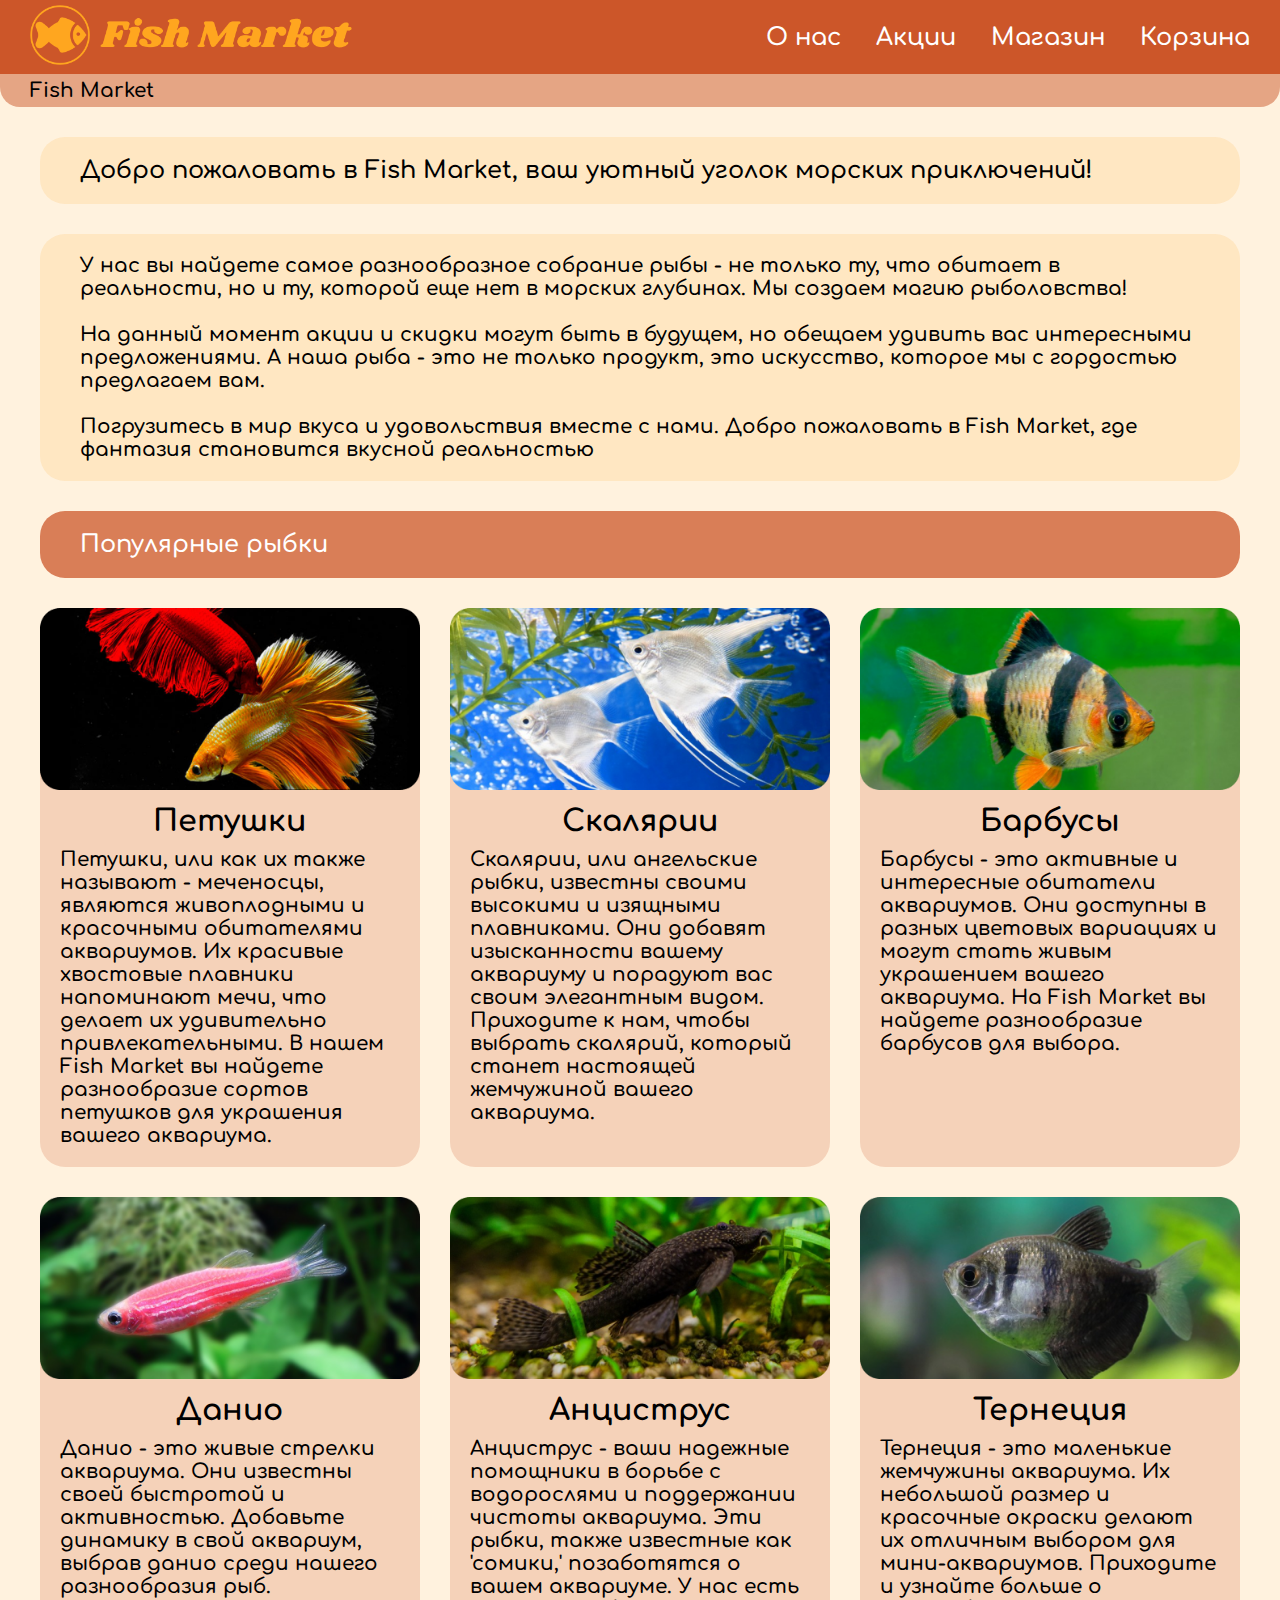
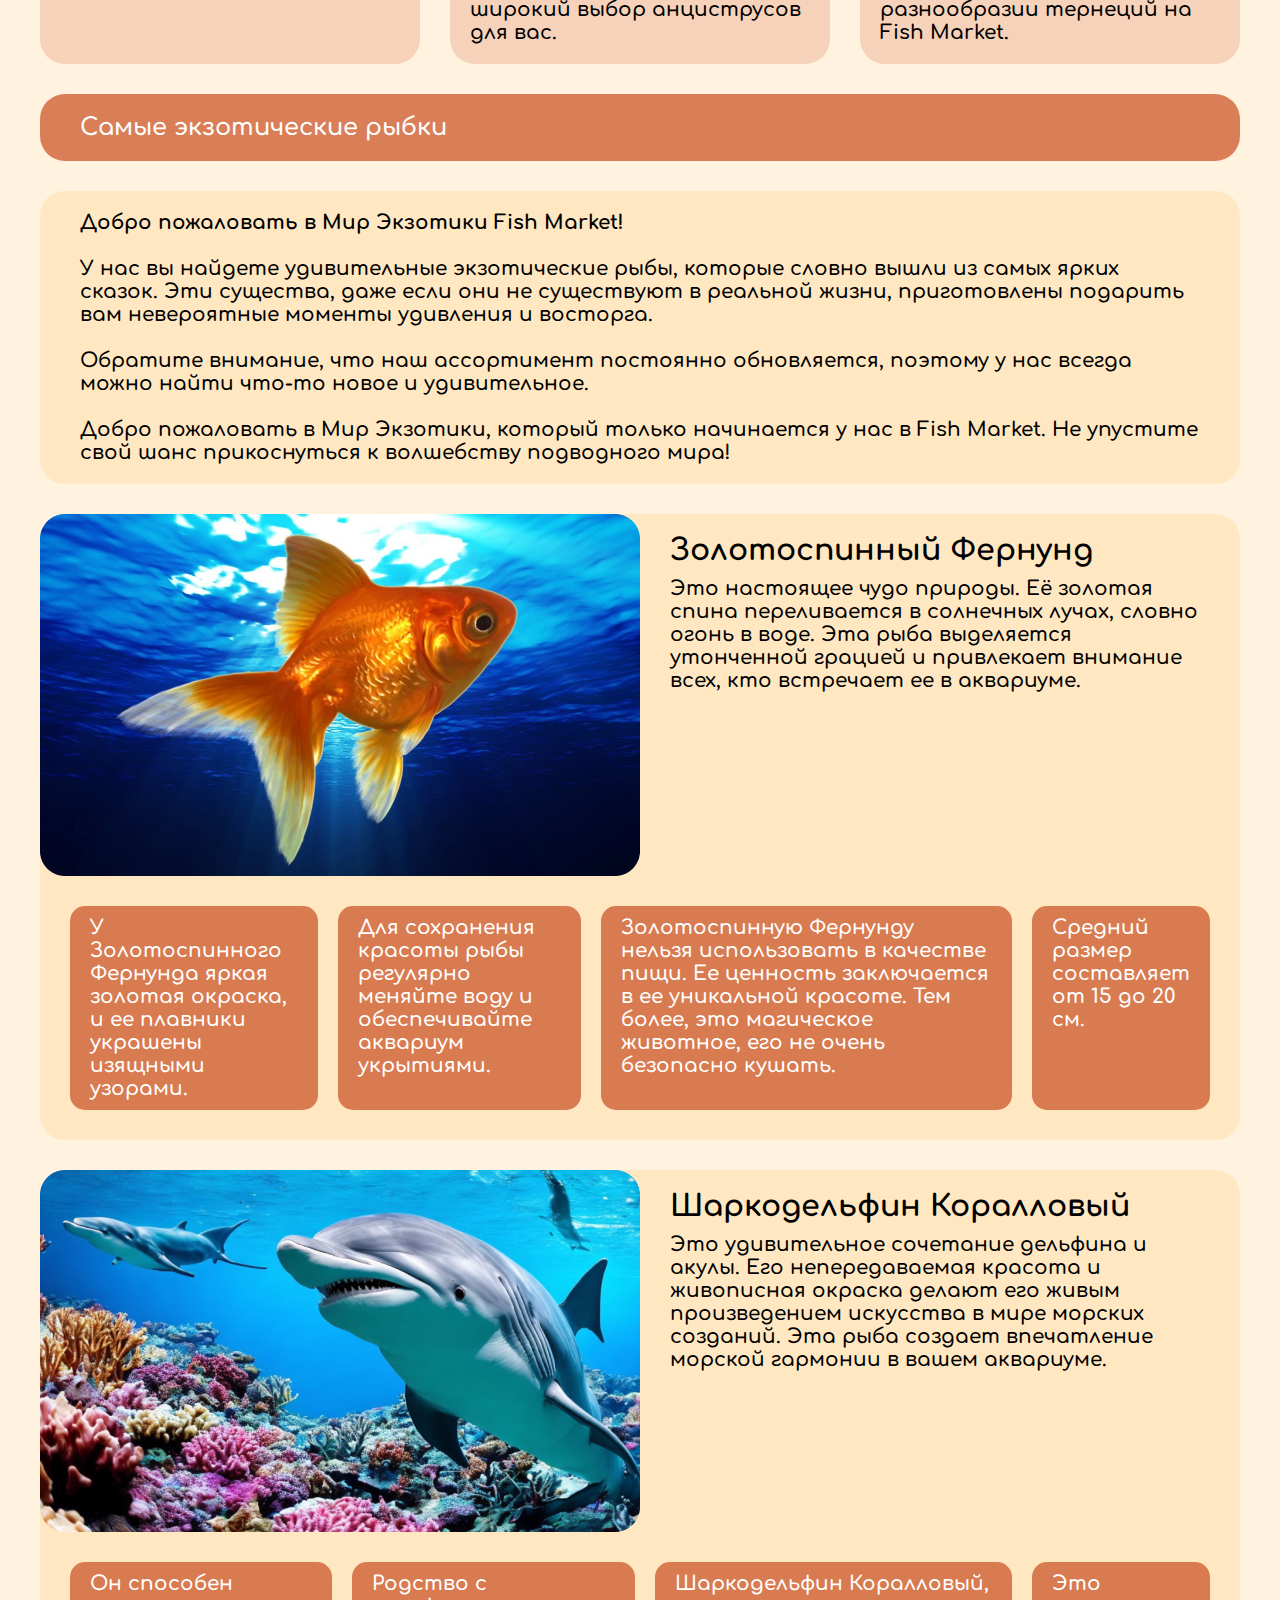
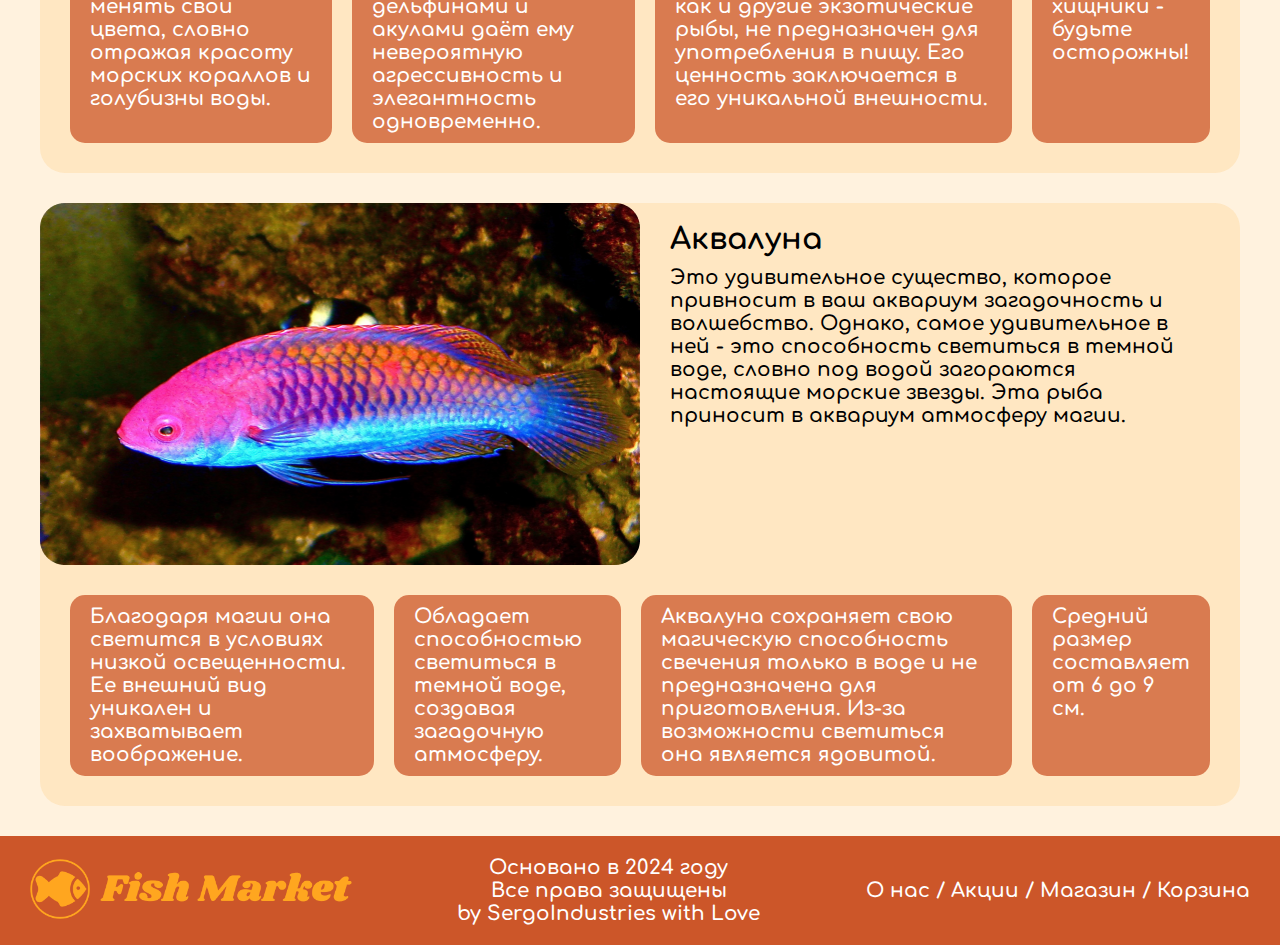
<file: index.html>
<!doctype html>
<html lang="ru">
	<head>
		<meta charset="UTF-8">
		<meta name="viewport" content="width=device-width, initial-scale=1.0">
		<meta http-equiv="X-UA-Compatible" content="ie=edge">

		<title>Fish Market</title>

		<link rel="preconnect" href="https://fonts.googleapis.com">
		<link rel="preconnect" href="https://fonts.gstatic.com" crossorigin>
		<link href="https://fonts.googleapis.com/css2?family=Comfortaa:wght@300..700&display=swap" rel="stylesheet">

		<link rel="stylesheet" href="css/lib/colors.css">
		<link rel="stylesheet" href="css/src/global.css">
		<link rel="stylesheet" href="css/lib/blocks.css">
		<link rel="stylesheet" href="css/lib/text.css">
		<link rel="stylesheet" href="css/src/media.css">
	</head>

	<body class="body">
		<header class="header">
			<div class="header__inner">
				<a href="index.html" class="no-link">
					<img class="logo" src="img/logo/logo_normal.png" alt="Логотип">
				</a>

				<nav class="nav">
					<ul class="nav__menu">
						<li class="nav-menu__item text-big text-white">
							<a href="about.html" class="no-link">О нас</a>
						</li>
						<li class="nav-menu__item text-big text-white">
							<a href="events.html" class="no-link">Акции</a>
						</li>
						<li class="nav-menu__item text-big text-white">
							<a href="shop.html" class="no-link">Магазин</a>
						</li>
						<li class="nav-menu__item text-big text-white">
							<a href="cart.html" class="no-link">Корзина</a>
						</li>
					</ul>
				</nav>
			</div>
		</header>

        <div class="breadcrumbs">
            <p class="breadcrumbs__inner text-normal">
                Fish Market
            </p>
        </div>

        <main class="main">
            <div class="block block-yellow-15 block-title text-big">
	            Добро пожаловать в Fish Market, ваш уютный уголок морских приключений!
            </div>

	        <div class="block block-yellow-15 block-title text-normal">
		        У нас вы найдете самое разнообразное собрание рыбы - не только ту, что обитает в реальности, но и ту,
		        которой еще нет в морских глубинах. Мы создаем магию рыболовства!
		        <br><br>
		        На данный момент акции и скидки могут быть в будущем, но обещаем удивить вас интересными предложениями.
		        А наша рыба - это не только продукт, это искусство, которое мы с гордостью предлагаем вам.
		        <br><br>
		        Погрузитесь в мир вкуса и удовольствия вместе с нами. Добро пожаловать в Fish Market, где фантазия
		        становится вкусной реальностью
	        </div>

	        <div class="block block-orange-75 block-title text-big text-white">
		        Популярные рыбки
	        </div>

	        <div class="block block-fish__wrapper text-normal">

		        <div class="block-fish block-orange-20">
			        <img class="block-fish__image" src="img/fish/fish_1.png" alt="Петушки - красный и золотой">

			        <h2 class="block-fish__title">Петушки</h2>

			        <p class="block-fish__text">
				        Петушки, или как их также называют - меченосцы, являются живоплодными и красочными
				        обитателями аквариумов. Их красивые хвостовые плавники напоминают мечи, что делает их
				        удивительно привлекательными. В нашем Fish Market вы найдете разнообразие сортов петушков
				        для украшения вашего аквариума.
			        </p>
		        </div>

		        <div class="block-fish block-orange-20">
			        <img class="block-fish__image" src="img/fish/fish_2.png" alt="Петушки - красный и золотой">

			        <h2 class="block-fish__title">Скалярии</h2>

			        <p class="block-fish__text">
				        Скалярии, или ангельские рыбки, известны своими высокими и изящными плавниками. Они добавят
				        изысканности вашему аквариуму и порадуют вас своим элегантным видом. Приходите к нам, чтобы
				        выбрать скалярий, который станет настоящей жемчужиной вашего аквариума.
			        </p>
		        </div>

		        <div class="block-fish block-orange-20">
			        <img class="block-fish__image" src="img/fish/fish_3.png" alt="Петушки - красный и золотой">

			        <h2 class="block-fish__title">Барбусы</h2>

			        <p class="block-fish__text">
				        Барбусы - это активные и интересные обитатели аквариумов. Они доступны в разных цветовых
				        вариациях и могут стать живым украшением вашего аквариума. На Fish Market вы найдете
				        разнообразие барбусов для выбора.
			        </p>
		        </div>

		        <div class="block-fish block-orange-20">
			        <img class="block-fish__image" src="img/fish/fish_4.png" alt="Петушки - красный и золотой">

			        <h2 class="block-fish__title">Данио</h2>

			        <p class="block-fish__text">
				        Данио - это живые стрелки аквариума. Они известны своей быстротой и активностью.
				        Добавьте динамику в свой аквариум, выбрав данио среди нашего разнообразия рыб.
			        </p>
		        </div>

		        <div class="block-fish block-orange-20">
			        <img class="block-fish__image" src="img/fish/fish_5.png" alt="Петушки - красный и золотой">

			        <h2 class="block-fish__title">Анциструс</h2>

			        <p class="block-fish__text">
				        Анциструс - ваши надежные помощники в борьбе с водорослями и поддержании чистоты аквариума.
				        Эти рыбки, также известные как 'сомики,' позаботятся о вашем аквариуме. У нас есть широкий
				        выбор анциструсов для вас.
			        </p>
		        </div>

		        <div class="block-fish block-orange-20">
			        <img class="block-fish__image" src="img/fish/fish_6.png" alt="Петушки - красный и золотой">

			        <h2 class="block-fish__title">Тернеция</h2>

			        <p class="block-fish__text">
				        Тернеция - это маленькие жемчужины аквариума. Их небольшой размер и красочные окраски делают
				        их отличным выбором для мини-аквариумов. Приходите и узнайте больше о разнообразии тернеций
				        на Fish Market.
			        </p>
		        </div>

	        </div>

	        <div class="block block-orange-75 block-title text-big text-white">
		        Самые экзотические рыбки
	        </div>

	        <div class="block block-yellow-15 block-title text-normal">
		        <b>Добро пожаловать в Мир Экзотики Fish Market!</b>
		        <br><br>
		        У нас вы найдете удивительные экзотические рыбы, которые словно вышли из самых ярких сказок.
		        Эти существа, даже если они не существуют в реальной жизни, приготовлены подарить вам невероятные
		        моменты удивления и восторга.
		        <br><br>
		        Обратите внимание, что наш ассортимент постоянно обновляется, поэтому у нас всегда можно найти что-то
		        новое и удивительное.
		        <br><br>
		        Добро пожаловать в Мир Экзотики, который только начинается у нас в Fish Market. Не упустите свой
		        шанс прикоснуться к волшебству подводного мира!
	        </div>

	        <div class="block block-magic block-yellow-15 text-normal">
		        <img class="block-magic__image" src="img/fish/fish_7.png" alt="Рыба волшебная">

		        <div class="block-magic__text">
			        <h2 class="block-magic-text__title">Золотоспинный Фернунд</h2>

			        <p class="block-magic-text__text">
				        Это настоящее чудо природы. Её золотая спина переливается в солнечных лучах, словно огонь
				        в воде. Эта рыба выделяется утонченной грацией и привлекает внимание всех, кто встречает
				        ее в аквариуме.
			        </p>
		        </div>

		        <div class="block-magic__details">
					<div class="block-magic-details__col">
						<p class="block-magic-details-col__item">
							У Золотоспинного Фернунда яркая золотая окраска, и ее плавники украшены изящными узорами.
						</p>

						<p class="block-magic-details-col__item">
							Для сохранения красоты рыбы регулярно меняйте воду и обеспечивайте аквариум укрытиями.
						</p>
					</div>

			        <div class="block-magic-details__col">
				        <p class="block-magic-details-col__item">
					        Золотоспинную Фернунду нельзя использовать в качестве пищи. Ее ценность заключается
					        в ее уникальной красоте. Тем более, это магическое животное, его не очень безопасно кушать.
				        </p>

				        <p class="block-magic-details-col__item">
					        Средний размер составляет от 15 до 20 см.
				        </p>
			        </div>
		        </div>
	        </div>

	        <div class="block block-magic block-yellow-15 text-normal">
		        <img class="block-magic__image" src="img/fish/fish_8.png" alt="Рыба волшебная">

		        <div class="block-magic__text">
			        <h2 class="block-magic-text__title">Шаркодельфин Коралловый</h2>

			        <p class="block-magic-text__text">
				        Это удивительное сочетание дельфина и акулы. Его непередаваемая красота и живописная окраска
				        делают его живым произведением искусства в мире морских созданий. Эта рыба создает впечатление
				        морской гармонии в вашем аквариуме.
			        </p>
		        </div>

		        <div class="block-magic__details">
			        <div class="block-magic-details__col">
				        <p class="block-magic-details-col__item">
					        Он способен менять свои цвета, словно отражая красоту морских кораллов и голубизны воды.
				        </p>

				        <p class="block-magic-details-col__item">
					        Родство с дельфинами и акулами даёт ему невероятную агрессивность и элегантность
					        одновременно.
				        </p>
			        </div>

			        <div class="block-magic-details__col">
				        <p class="block-magic-details-col__item">
					        Шаркодельфин Коралловый, как и другие экзотические рыбы, не предназначен для
					        употребления в пищу. Его ценность заключается в его уникальной внешности.
				        </p>

				        <p class="block-magic-details-col__item">
					        Это хищники - будьте осторожны!
				        </p>
			        </div>
		        </div>
	        </div>

	        <div class="block block-magic block-yellow-15 text-normal">
		        <img class="block-magic__image" src="img/fish/fish_9.png" alt="Рыба волшебная">

		        <div class="block-magic__text">
			        <h2 class="block-magic-text__title">Аквалуна</h2>

			        <p class="block-magic-text__text">
				        Это удивительное существо, которое привносит в ваш аквариум загадочность и волшебство.
				        Однако, самое удивительное в ней - это способность светиться в темной воде, словно под водой
				        загораются настоящие морские звезды. Эта рыба приносит в аквариум атмосферу магии.
			        </p>
		        </div>

		        <div class="block-magic__details">
			        <div class="block-magic-details__col">
				        <p class="block-magic-details-col__item">
					        Благодаря магии она светится в условиях низкой освещенности. Ее внешний вид уникален и
					        захватывает воображение.
				        </p>

				        <p class="block-magic-details-col__item">
					        Обладает способностью светиться в темной воде, создавая загадочную атмосферу.
				        </p>
			        </div>

			        <div class="block-magic-details__col">
				        <p class="block-magic-details-col__item">
					        Аквалуна сохраняет свою магическую способность свечения только в воде и не предназначена
					        для приготовления. Из-за возможности светиться она является ядовитой.
				        </p>

				        <p class="block-magic-details-col__item">
					        Средний размер составляет от 6 до 9 см.
				        </p>
			        </div>
		        </div>
	        </div>
        </main>

        <footer class="footer">
            <div class="footer__inner">
	            <a href="index.html" class="no-link">
		            <img class="logo" src="img/logo/logo_normal.png" alt="Логотип">
	            </a>

                <p class="text-normal text-white text-center">
                    Основано в 2024 году<br>
                    Все права защищены<br>
                    by SergoIndustries with Love
                </p>

                <nav class="footer__nav text-normal text-white text-right">
	                <a href="about.html" class="no-link">О нас</a>  /
	                <a href="events.html" class="no-link">Акции</a>  /
	                <a href="shop.html" class="no-link">Магазин</a>  /
	                <a href="cart.html" class="no-link">Корзина</a>
                </nav>
            </div>
        </footer>
	</body>
</html>
</file>
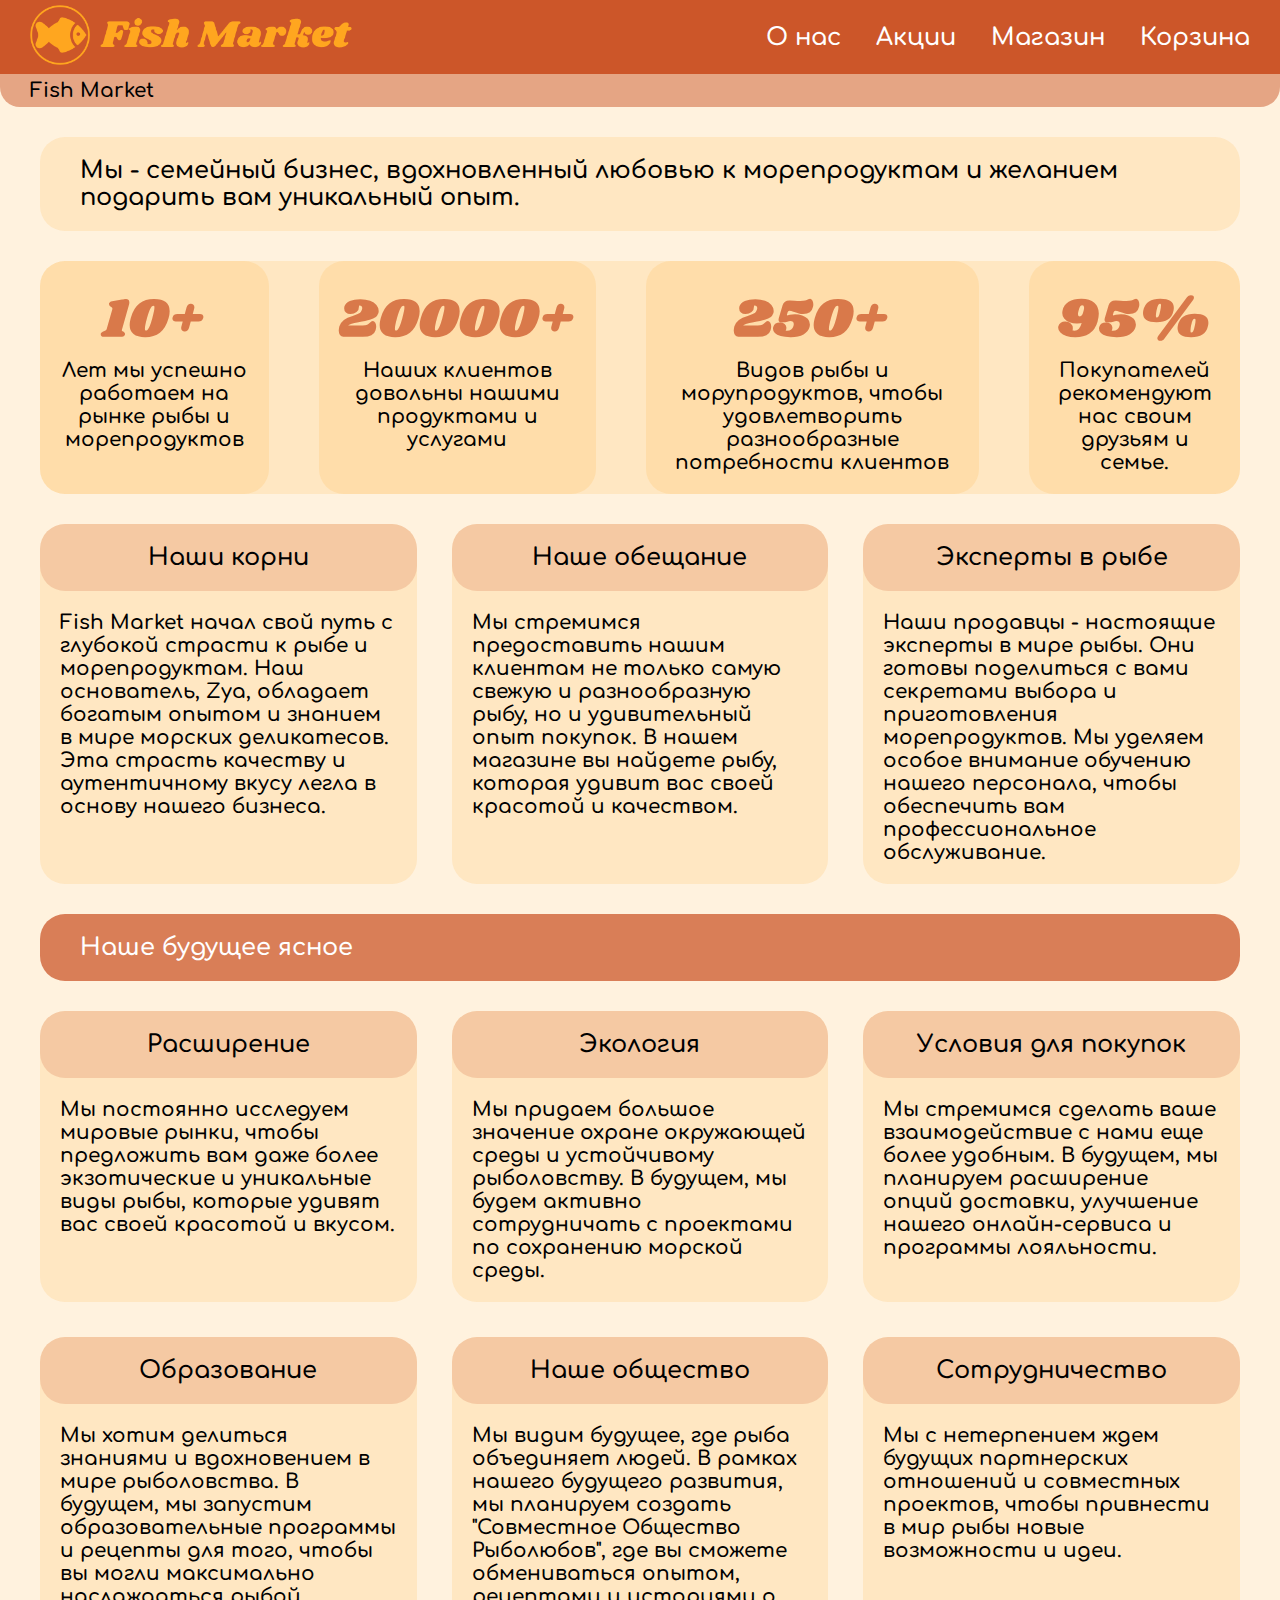
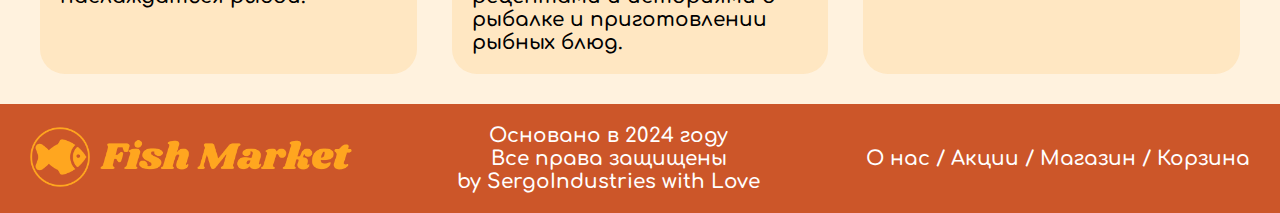
<file: about.html>
<!doctype html>
<html lang="ru">
	<head>
		<meta charset="UTF-8">
		<meta name="viewport" content="width=device-width, initial-scale=1.0">
		<meta http-equiv="X-UA-Compatible" content="ie=edge">

		<title>Fish Market</title>

		<link rel="preconnect" href="https://fonts.googleapis.com">
		<link rel="preconnect" href="https://fonts.gstatic.com" crossorigin>
		<link href="https://fonts.googleapis.com/css2?family=Comfortaa:wght@300..700&display=swap" rel="stylesheet">
		<link href="https://fonts.googleapis.com/css2?family=Shrikhand&display=swap" rel="stylesheet">

		<link rel="stylesheet" href="css/lib/colors.css">
		<link rel="stylesheet" href="css/src/global.css">
		<link rel="stylesheet" href="css/lib/blocks.css">
		<link rel="stylesheet" href="css/lib/text.css">
		<link rel="stylesheet" href="css/src/media.css">
	</head>

	<body class="body">
		<header class="header">
			<div class="header__inner">
				<a href="index.html" class="no-link">
					<img class="logo" src="img/logo/logo_normal.png" alt="Логотип">
				</a>

				<nav class="nav">
					<ul class="nav__menu">
						<li class="nav-menu__item text-big text-white">
							<a href="about.html" class="no-link">О нас</a>
						</li>
						<li class="nav-menu__item text-big text-white">
							<a href="events.html" class="no-link">Акции</a>
						</li>
						<li class="nav-menu__item text-big text-white">
							<a href="shop.html" class="no-link">Магазин</a>
						</li>
						<li class="nav-menu__item text-big text-white">
							<a href="cart.html" class="no-link">Корзина</a>
						</li>
					</ul>
				</nav>
			</div>
		</header>

		<div class="breadcrumbs">
			<p class="breadcrumbs__inner text-normal">
				Fish Market
			</p>
		</div>

		<main class="main">
			<div class="block block-yellow-15 block-title text-big">
				Мы - семейный бизнес, вдохновленный любовью к морепродуктам и желанием подарить вам уникальный опыт.
			</div>

			<div class="block block-yellow-15 block-achievements">
				<div class="block-yellow-15 block-achievements__item">
					<p class="text-normal text-center">
						<span class="text-orange-75 text-shrikhand text-extra-large">10+</span>
						Лет мы успешно работаем на рынке рыбы и морепродуктов
					</p>
				</div>

				<div class="block-yellow-15 block-achievements__item">
					<p class="text-normal text-center">
						<span class="text-orange-75 text-shrikhand text-extra-large">20000+</span>
						Наших клиентов довольны нашими продуктами и услугами
					</p>
				</div>

				<div class="block-yellow-15 block-achievements__item">
					<p class="text-normal text-center">
						<span class="text-orange-75 text-shrikhand text-extra-large">250+</span>
						Видов рыбы и морупродуктов, чтобы удовлетворить разнообразные потребности клиентов
					</p>
				</div>

				<div class="block-yellow-15 block-achievements__item">
					<p class="text-normal text-center">
						<span class="text-orange-75 text-shrikhand text-extra-large">95%</span>
						Покупателей рекомендуют нас своим друзьям и семье.
					</p>
				</div>
			</div>

			<div class="block block-fact__wrapper">
				<div class="block-fact block-yellow-15">
					<h3 class="block-fact__title text-big text-center block-orange-20">
						Наши корни
					</h3>

					<p class="block-fact__text text-normal">
						Fish Market начал свой путь с глубокой страсти к рыбе и морепродуктам. Наш основатель, Zya,
						обладает богатым опытом и знанием в мире морских деликатесов. Эта страсть качеству и
						аутентичному вкусу легла в основу нашего бизнеса.
					</p>
				</div>

				<div class="block-fact block-yellow-15">
					<h3 class="block-fact__title text-big text-center block-orange-20">
						Наше обещание
					</h3>

					<p class="block-fact__text text-normal">
						Мы стремимся предоставить нашим клиентам не только самую свежую и разнообразную рыбу, но и
						удивительный опыт покупок. В нашем магазине вы найдете рыбу, которая удивит вас своей
						красотой и качеством.
					</p>
				</div>

				<div class="block-fact block-yellow-15">
					<h3 class="block-fact__title text-big text-center block-orange-20">
						Эксперты в рыбе
					</h3>

					<p class="block-fact__text text-normal">
						Наши продавцы - настоящие эксперты в мире рыбы. Они готовы поделиться с вами секретами выбора
						и приготовления морепродуктов. Мы уделяем особое внимание обучению нашего персонала, чтобы
						обеспечить вам профессиональное обслуживание.
					</p>
				</div>
			</div>

			<div class="block block-orange-75 block-title text-big text-white">
				Наше будущее ясное
			</div>

			<div class="block block-fact__wrapper">
				<div class="block-fact block-yellow-15">
					<h3 class="block-fact__title text-big text-center block-orange-20">
						Расширение
					</h3>

					<p class="block-fact__text text-normal">
						Мы постоянно исследуем мировые рынки, чтобы предложить вам даже более экзотические и уникальные
						виды рыбы, которые удивят вас своей красотой и вкусом.
					</p>
				</div>

				<div class="block-fact block-yellow-15">
					<h3 class="block-fact__title text-big text-center block-orange-20">
						Экология
					</h3>

					<p class="block-fact__text text-normal">
						Мы придаем большое значение охране окружающей среды и устойчивому рыболовству. В будущем, мы
						будем активно сотрудничать с проектами по сохранению морской среды.
					</p>
				</div>

				<div class="block-fact block-yellow-15">
					<h3 class="block-fact__title text-big text-center block-orange-20">
						Условия для покупок
					</h3>

					<p class="block-fact__text text-normal">
						Мы стремимся сделать ваше взаимодействие с нами еще более удобным. В будущем, мы планируем
						расширение опций доставки, улучшение нашего онлайн-сервиса и программы лояльности.
					</p>
				</div>

				<div class="block-fact block-yellow-15">
					<h3 class="block-fact__title text-big text-center block-orange-20">
						Образование
					</h3>

					<p class="block-fact__text text-normal">
						Мы хотим делиться знаниями и вдохновением в мире рыболовства. В будущем, мы запустим
						образовательные программы и рецепты для того, чтобы вы могли максимально наслаждаться рыбой.
					</p>
				</div>

				<div class="block-fact block-yellow-15">
					<h3 class="block-fact__title text-big text-center block-orange-20">
						Наше общество
					</h3>

					<p class="block-fact__text text-normal">
						Мы видим будущее, где рыба объединяет людей. В рамках нашего будущего развития, мы планируем
						создать "Совместное Общество Рыболюбов", где вы сможете обмениваться опытом, рецептами и
						историями о рыбалке и приготовлении рыбных блюд.
					</p>
				</div>

				<div class="block-fact block-yellow-15">
					<h3 class="block-fact__title text-big text-center block-orange-20">
						Сотрудничество
					</h3>

					<p class="block-fact__text text-normal">
						Мы с нетерпением ждем будущих партнерских отношений и совместных проектов, чтобы привнести в
						мир рыбы новые возможности и идеи.
					</p>
				</div>
			</div>
		</main>

		<footer class="footer">
			<div class="footer__inner">
				<a href="index.html" class="no-link">
					<img class="logo" src="img/logo/logo_normal.png" alt="Логотип">
				</a>

				<p class="text-normal text-white text-center">
					Основано в 2024 году<br>
					Все права защищены<br>
					by SergoIndustries with Love
				</p>

				<nav class="footer__nav text-normal text-white text-right">
					<a href="about.html" class="no-link">О нас</a>  /
					<a href="events.html" class="no-link">Акции</a>  /
					<a href="shop.html" class="no-link">Магазин</a>  /
					<a href="cart.html" class="no-link">Корзина</a>
				</nav>
			</div>
		</footer>
	</body>
</html>
</file>
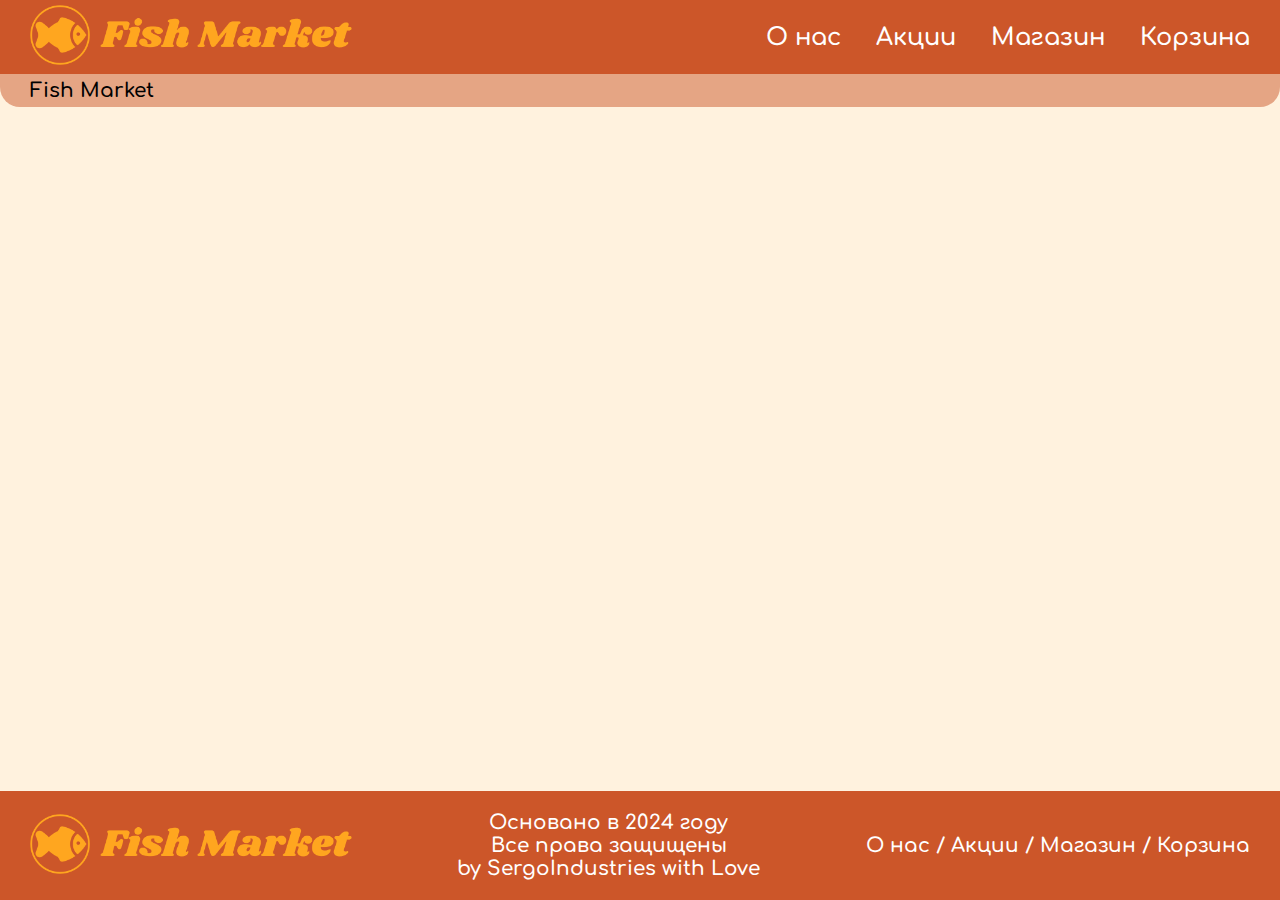
<file: base.html>
<!doctype html>
<html lang="ru">
	<head>
		<meta charset="UTF-8">
		<meta name="viewport" content="width=device-width, initial-scale=1.0">
		<meta http-equiv="X-UA-Compatible" content="ie=edge">

		<title>Fish Market</title>

		<link rel="preconnect" href="https://fonts.googleapis.com">
		<link rel="preconnect" href="https://fonts.gstatic.com" crossorigin>
		<link href="https://fonts.googleapis.com/css2?family=Comfortaa:wght@300..700&display=swap" rel="stylesheet">

		<link rel="stylesheet" href="css/lib/colors.css">
		<link rel="stylesheet" href="css/src/global.css">
		<link rel="stylesheet" href="css/lib/blocks.css">
		<link rel="stylesheet" href="css/lib/text.css">
		<link rel="stylesheet" href="css/src/media.css">
	</head>

	<body class="body">
		<header class="header">
			<div class="header__inner">
				<a href="index.html" class="no-link">
					<img class="logo" src="img/logo/logo_normal.png" alt="Логотип">
				</a>

				<nav class="nav">
					<ul class="nav__menu">
						<li class="nav-menu__item text-big text-white">
							<a href="about.html" class="no-link">О нас</a>
						</li>
						<li class="nav-menu__item text-big text-white">
							<a href="events.html" class="no-link">Акции</a>
						</li>
						<li class="nav-menu__item text-big text-white">
							<a href="shop.html" class="no-link">Магазин</a>
						</li>
						<li class="nav-menu__item text-big text-white">
							<a href="cart.html" class="no-link">Корзина</a>
						</li>
					</ul>
				</nav>
			</div>
		</header>

        <div class="breadcrumbs">
            <p class="breadcrumbs__inner text-normal">
                Fish Market
            </p>
        </div>

        <main class="main">

        </main>

        <footer class="footer">
            <div class="footer__inner">
	            <a href="index.html" class="no-link">
		            <img class="logo" src="img/logo/logo_normal.png" alt="Логотип">
	            </a>

                <p class="text-normal text-white text-center">
                    Основано в 2024 году<br>
                    Все права защищены<br>
                    by SergoIndustries with Love
                </p>

                <nav class="footer__nav text-normal text-white text-right">
	                <a href="about.html" class="no-link">О нас</a>  /
	                <a href="events.html" class="no-link">Акции</a>  /
	                <a href="shop.html" class="no-link">Магазин</a>  /
	                <a href="cart.html" class="no-link">Корзина</a>
                </nav>
            </div>
        </footer>
	</body>
</html>
</file>
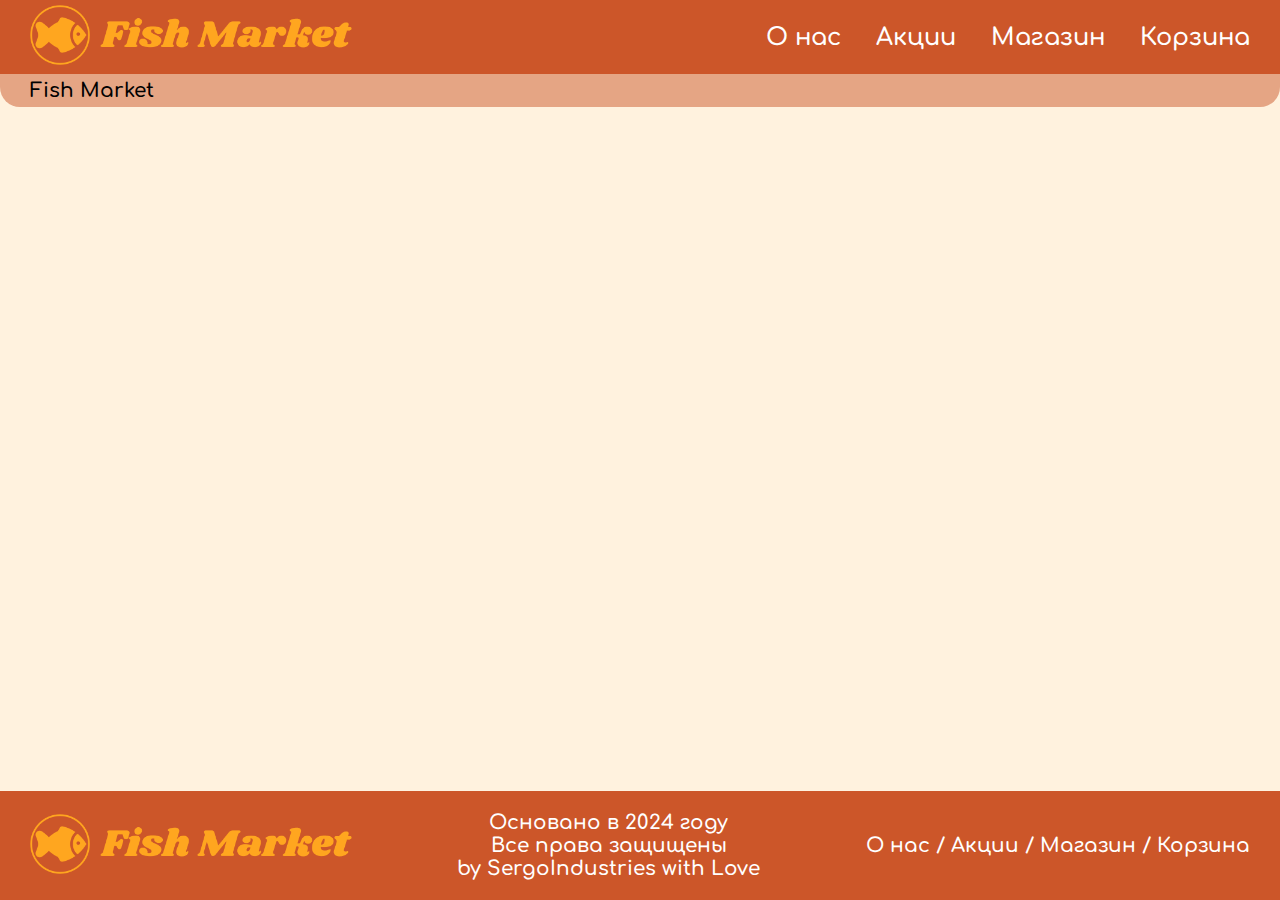
<file: cart.html>
<!doctype html>
<html lang="ru">
<head>
	<meta charset="UTF-8">
	<meta name="viewport" content="width=device-width, initial-scale=1.0">
	<meta http-equiv="X-UA-Compatible" content="ie=edge">

	<title>Fish Market</title>

	<link rel="preconnect" href="https://fonts.googleapis.com">
	<link rel="preconnect" href="https://fonts.gstatic.com" crossorigin>
	<link href="https://fonts.googleapis.com/css2?family=Comfortaa:wght@300..700&display=swap" rel="stylesheet">

	<link rel="stylesheet" href="css/lib/colors.css">
	<link rel="stylesheet" href="css/src/global.css">
	<link rel="stylesheet" href="css/lib/blocks.css">
	<link rel="stylesheet" href="css/lib/text.css">
	<link rel="stylesheet" href="css/src/media.css">
</head>

<body class="body">
<header class="header">
	<div class="header__inner">
		<a href="index.html" class="no-link">
			<img class="logo" src="img/logo/logo_normal.png" alt="Логотип">
		</a>

		<nav class="nav">
			<ul class="nav__menu">
				<li class="nav-menu__item text-big text-white">
					<a href="about.html" class="no-link">О нас</a>
				</li>
				<li class="nav-menu__item text-big text-white">
					<a href="events.html" class="no-link">Акции</a>
				</li>
				<li class="nav-menu__item text-big text-white">
					<a href="shop.html" class="no-link">Магазин</a>
				</li>
				<li class="nav-menu__item text-big text-white">
					<a href="cart.html" class="no-link">Корзина</a>
				</li>
			</ul>
		</nav>
	</div>
</header>

<div class="breadcrumbs">
	<p class="breadcrumbs__inner text-normal">
		Fish Market
	</p>
</div>

<main class="main">

</main>

<footer class="footer">
	<div class="footer__inner">
		<a href="index.html" class="no-link">
			<img class="logo" src="img/logo/logo_normal.png" alt="Логотип">
		</a>

		<p class="text-normal text-white text-center">
			Основано в 2024 году<br>
			Все права защищены<br>
			by SergoIndustries with Love
		</p>

		<nav class="footer__nav text-normal text-white text-right">
			<a href="about.html" class="no-link">О нас</a>  /
			<a href="events.html" class="no-link">Акции</a>  /
			<a href="shop.html" class="no-link">Магазин</a>  /
			<a href="cart.html" class="no-link">Корзина</a>
		</nav>
	</div>
</footer>
</body>
</html>
</file>
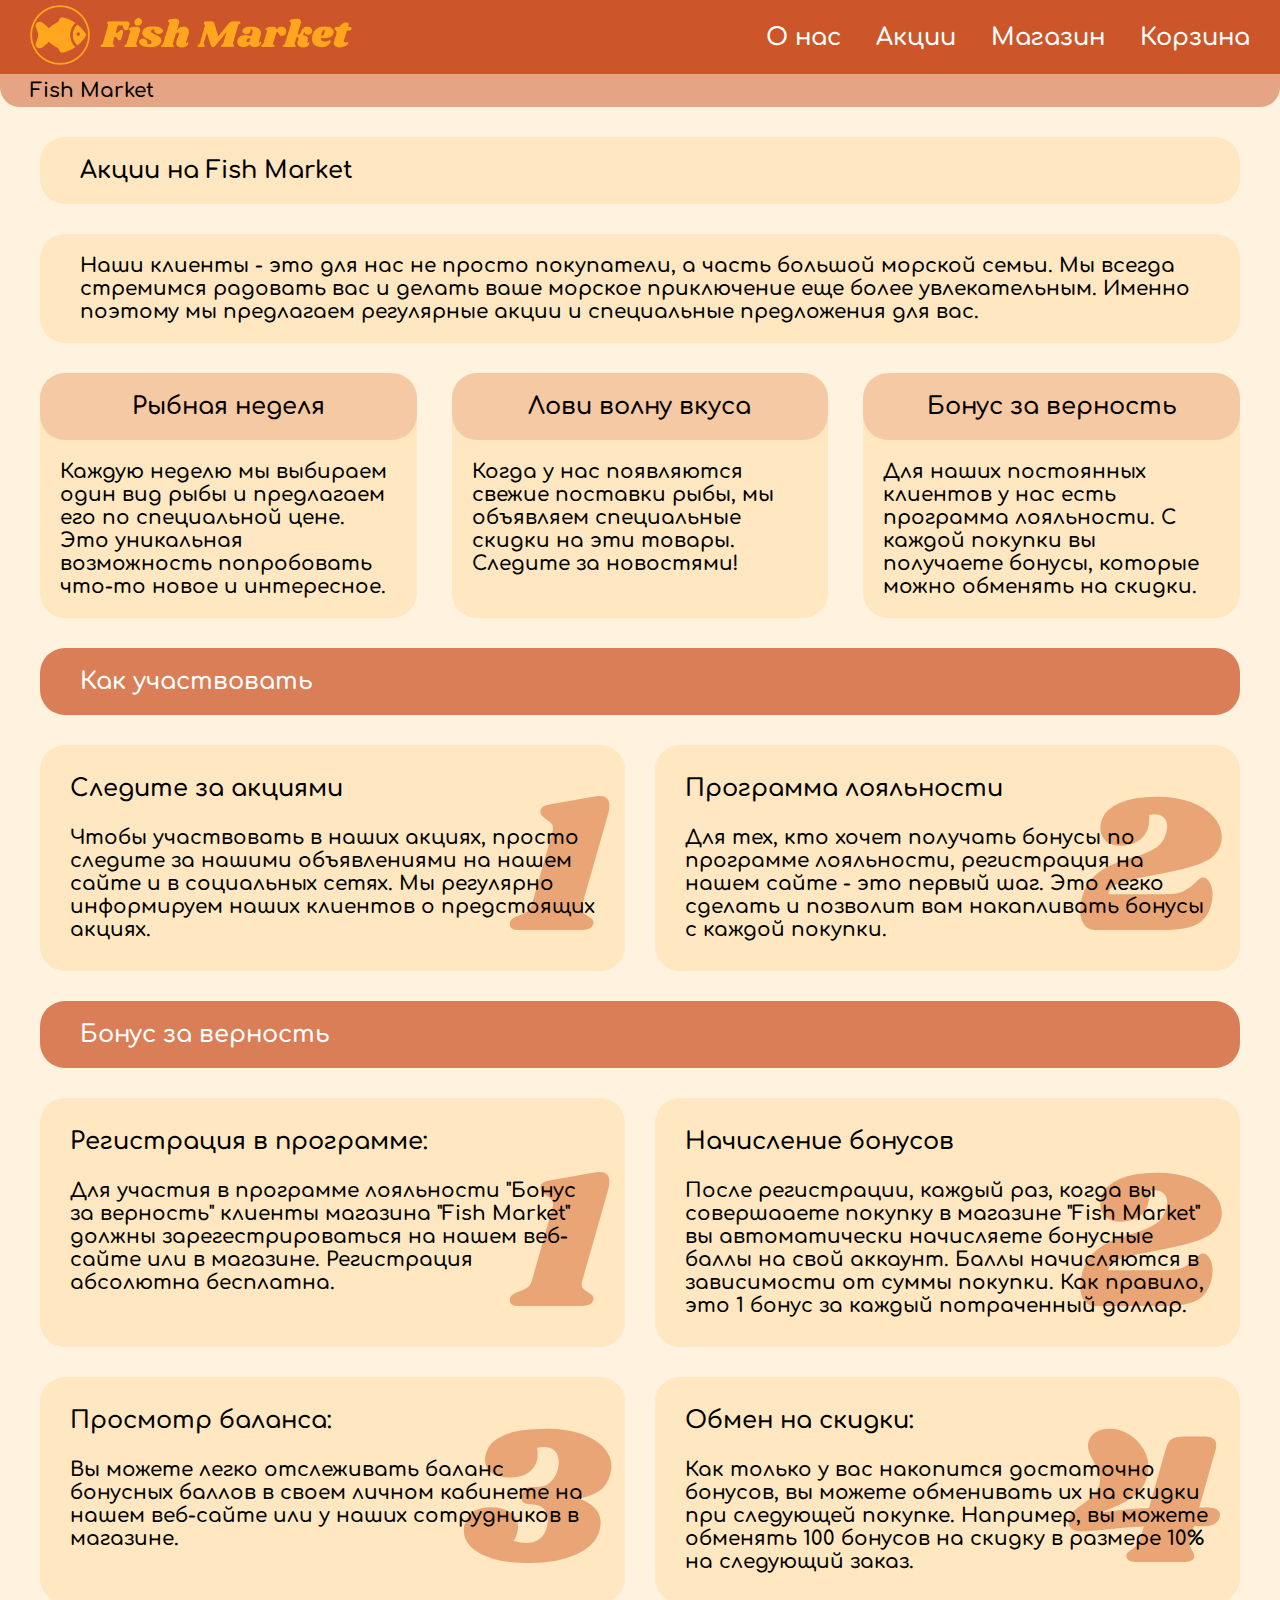
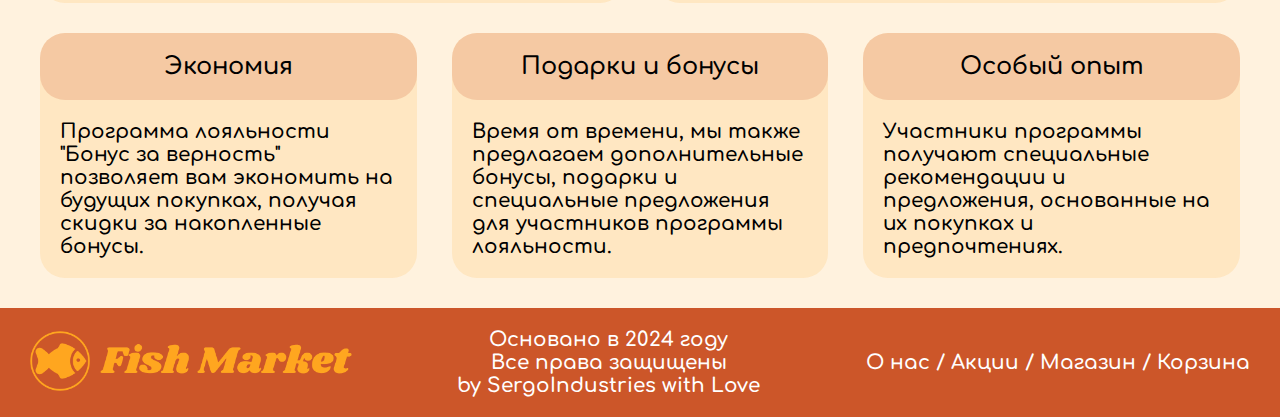
<file: events.html>
<!doctype html>
<html lang="ru">
	<head>
		<meta charset="UTF-8">
		<meta name="viewport" content="width=device-width, initial-scale=1.0">
		<meta http-equiv="X-UA-Compatible" content="ie=edge">

		<title>Fish Market</title>

		<link rel="preconnect" href="https://fonts.googleapis.com">
		<link rel="preconnect" href="https://fonts.gstatic.com" crossorigin>
		<link href="https://fonts.googleapis.com/css2?family=Comfortaa:wght@300..700&display=swap" rel="stylesheet">
		<link href="https://fonts.googleapis.com/css2?family=Shrikhand&display=swap" rel="stylesheet">

		<link rel="stylesheet" href="css/lib/colors.css">
		<link rel="stylesheet" href="css/src/global.css">
		<link rel="stylesheet" href="css/lib/blocks.css">
		<link rel="stylesheet" href="css/lib/text.css">
		<link rel="stylesheet" href="css/src/media.css">
	</head>

	<body class="body">
		<header class="header">
			<div class="header__inner">
				<a href="index.html" class="no-link">
					<img class="logo" src="img/logo/logo_normal.png" alt="Логотип">
				</a>

				<nav class="nav">
					<ul class="nav__menu">
						<li class="nav-menu__item text-big text-white">
							<a href="about.html" class="no-link">О нас</a>
						</li>
						<li class="nav-menu__item text-big text-white">
							<a href="events.html" class="no-link">Акции</a>
						</li>
						<li class="nav-menu__item text-big text-white">
							<a href="shop.html" class="no-link">Магазин</a>
						</li>
						<li class="nav-menu__item text-big text-white">
							<a href="cart.html" class="no-link">Корзина</a>
						</li>
					</ul>
				</nav>
			</div>
		</header>

		<div class="breadcrumbs">
			<p class="breadcrumbs__inner text-normal">
				Fish Market
			</p>
		</div>

		<main class="main">
			<div class="block block-title block-yellow-15 text-big">
				Акции на Fish Market
			</div>

			<div class="block block-yellow-15 block-title text-normal">
				Наши клиенты - это для нас не просто покупатели, а часть большой морской семьи. Мы всегда стремимся
				радовать вас и делать ваше морское приключение еще более увлекательным. Именно поэтому мы предлагаем
				регулярные акции и специальные предложения для вас.
			</div>

			<div class="block block-fact__wrapper">
				<div class="block-fact block-yellow-15">
					<h3 class="block-fact__title text-big text-center block-orange-20">
						Рыбная неделя
					</h3>

					<p class="block-fact__text text-normal">
						Каждую неделю мы выбираем один вид рыбы и предлагаем его по специальной цене. Это уникальная
						возможность попробовать что-то новое и интересное.
					</p>
				</div>

				<div class="block-fact block-yellow-15">
					<h3 class="block-fact__title text-big text-center block-orange-20">
						Лови волну вкуса
					</h3>

					<p class="block-fact__text text-normal">
						Когда у нас появляются свежие поставки рыбы, мы объявляем специальные скидки на эти товары.
						Следите за новостями!
					</p>
				</div>

				<div class="block-fact block-yellow-15">
					<h3 class="block-fact__title text-big text-center block-orange-20">
						Бонус за верность
					</h3>

					<p class="block-fact__text text-normal">
						Для наших постоянных клиентов у нас есть программа лояльности. С каждой покупки вы получаете
						бонусы, которые можно обменять на скидки.
					</p>
				</div>
			</div>

			<div class="block block-title block-orange-75 text-white text-big">
				Как участвовать
			</div>

			<div class="block block-number__wrapper">
				<div class="block-number block-yellow-15">
					<h3 class="text-big">
						Следите за акциями
					</h3>

					<p class="text-normal">
						Чтобы участвовать в наших акциях, просто следите за нашими объявлениями на нашем сайте и в
						социальных сетях. Мы регулярно информируем наших клиентов о предстоящих акциях.
					</p>

					<span class="block-number__bg">1</span>
				</div>

				<div class="block-number block-yellow-15">
					<h3 class="text-big">
						Программа лояльности
					</h3>

					<p class="text-normal">
						Для тех, кто хочет получать бонусы по программе лояльности, регистрация на нашем сайте -
						это первый шаг. Это легко сделать и позволит вам накапливать бонусы с каждой покупки.
					</p>

					<span class="block-number__bg">2</span>
				</div>
			</div>

			<div class="block block-title block-orange-75 text-white text-big">
				Бонус за верность
			</div>

			<div class="block block-number__wrapper">
				<div class="block-number block-yellow-15">
					<h3 class="text-big">
						Регистрация в программе:
					</h3>

					<p class="text-normal">
						Для участия в программе лояльности "Бонус за верность" клиенты магазина "Fish Market"
						должны зарегестрироваться на нашем веб-сайте или в магазине. Регистрация абсолютна бесплатна.
					</p>

					<span class="block-number__bg">1</span>
				</div>

				<div class="block-number block-yellow-15">
					<h3 class="text-big">
						Начисление бонусов
					</h3>

					<p class="text-normal">
						После регистрации, каждый раз, когда вы совершааете покупку в магазине "Fish Market" вы автоматически
						начисляете бонусные баллы на свой аккаунт. Баллы начисляются в зависимости от суммы покупки.
						Как правило, это 1 бонус за каждый потраченный доллар.
					</p>

					<span class="block-number__bg">2</span>
				</div>

				<div class="block-number block-yellow-15">
					<h3 class="text-big">
						Просмотр баланса:
					</h3>

					<p class="text-normal">
						Вы можете легко отслеживать баланс бонусных баллов в своем личном кабинете на нашем веб-сайте или у наших
						сотрудников в магазине.
					</p>

					<span class="block-number__bg">3</span>
				</div>

				<div class="block-number block-yellow-15">
					<h3 class="text-big">
						Обмен на скидки:
					</h3>

					<p class="text-normal">
						Как только у вас накопится достаточно бонусов, вы можете обменивать их на скидки при следующей покупке.
						Например, вы можете обменять 100 бонусов на скидку в размере 10% на следующий заказ.
					</p>

					<span class="block-number__bg">4</span>
				</div>
			</div>

			<div class="block block-fact__wrapper">
				<div class="block-fact block-yellow-15">
					<h3 class="block-fact__title text-big text-center block-orange-20">
						Экономия
					</h3>

					<p class="block-fact__text text-normal">
						Программа лояльности "Бонус за верность" позволяет вам экономить на будущих покупках,
						получая скидки за накопленные бонусы.
					</p>
				</div>

				<div class="block-fact block-yellow-15">
					<h3 class="block-fact__title text-big text-center block-orange-20">
						Подарки и бонусы
					</h3>

					<p class="block-fact__text text-normal">
						Время от времени, мы также предлагаем дополнительные бонусы, подарки и специальные предложения
						для участников программы лояльности.
					</p>
				</div>

				<div class="block-fact block-yellow-15">
					<h3 class="block-fact__title text-big text-center block-orange-20">
						Особый опыт
					</h3>

					<p class="block-fact__text text-normal">
						Участники программы получают специальные рекомендации и предложения, основанные на их покупках
						и предпочтениях.
					</p>
				</div>
			</div>
		</main>

		<footer class="footer">
			<div class="footer__inner">
				<a href="index.html" class="no-link">
					<img class="logo" src="img/logo/logo_normal.png" alt="Логотип">
				</a>

				<p class="text-normal text-white text-center">
					Основано в 2024 году<br>
					Все права защищены<br>
					by SergoIndustries with Love
				</p>

				<nav class="footer__nav text-normal text-white text-right">
					<a href="about.html" class="no-link">О нас</a>  /
					<a href="events.html" class="no-link">Акции</a>  /
					<a href="shop.html" class="no-link">Магазин</a>  /
					<a href="cart.html" class="no-link">Корзина</a>
				</nav>
			</div>
		</footer>
	</body>
</html>
</file>
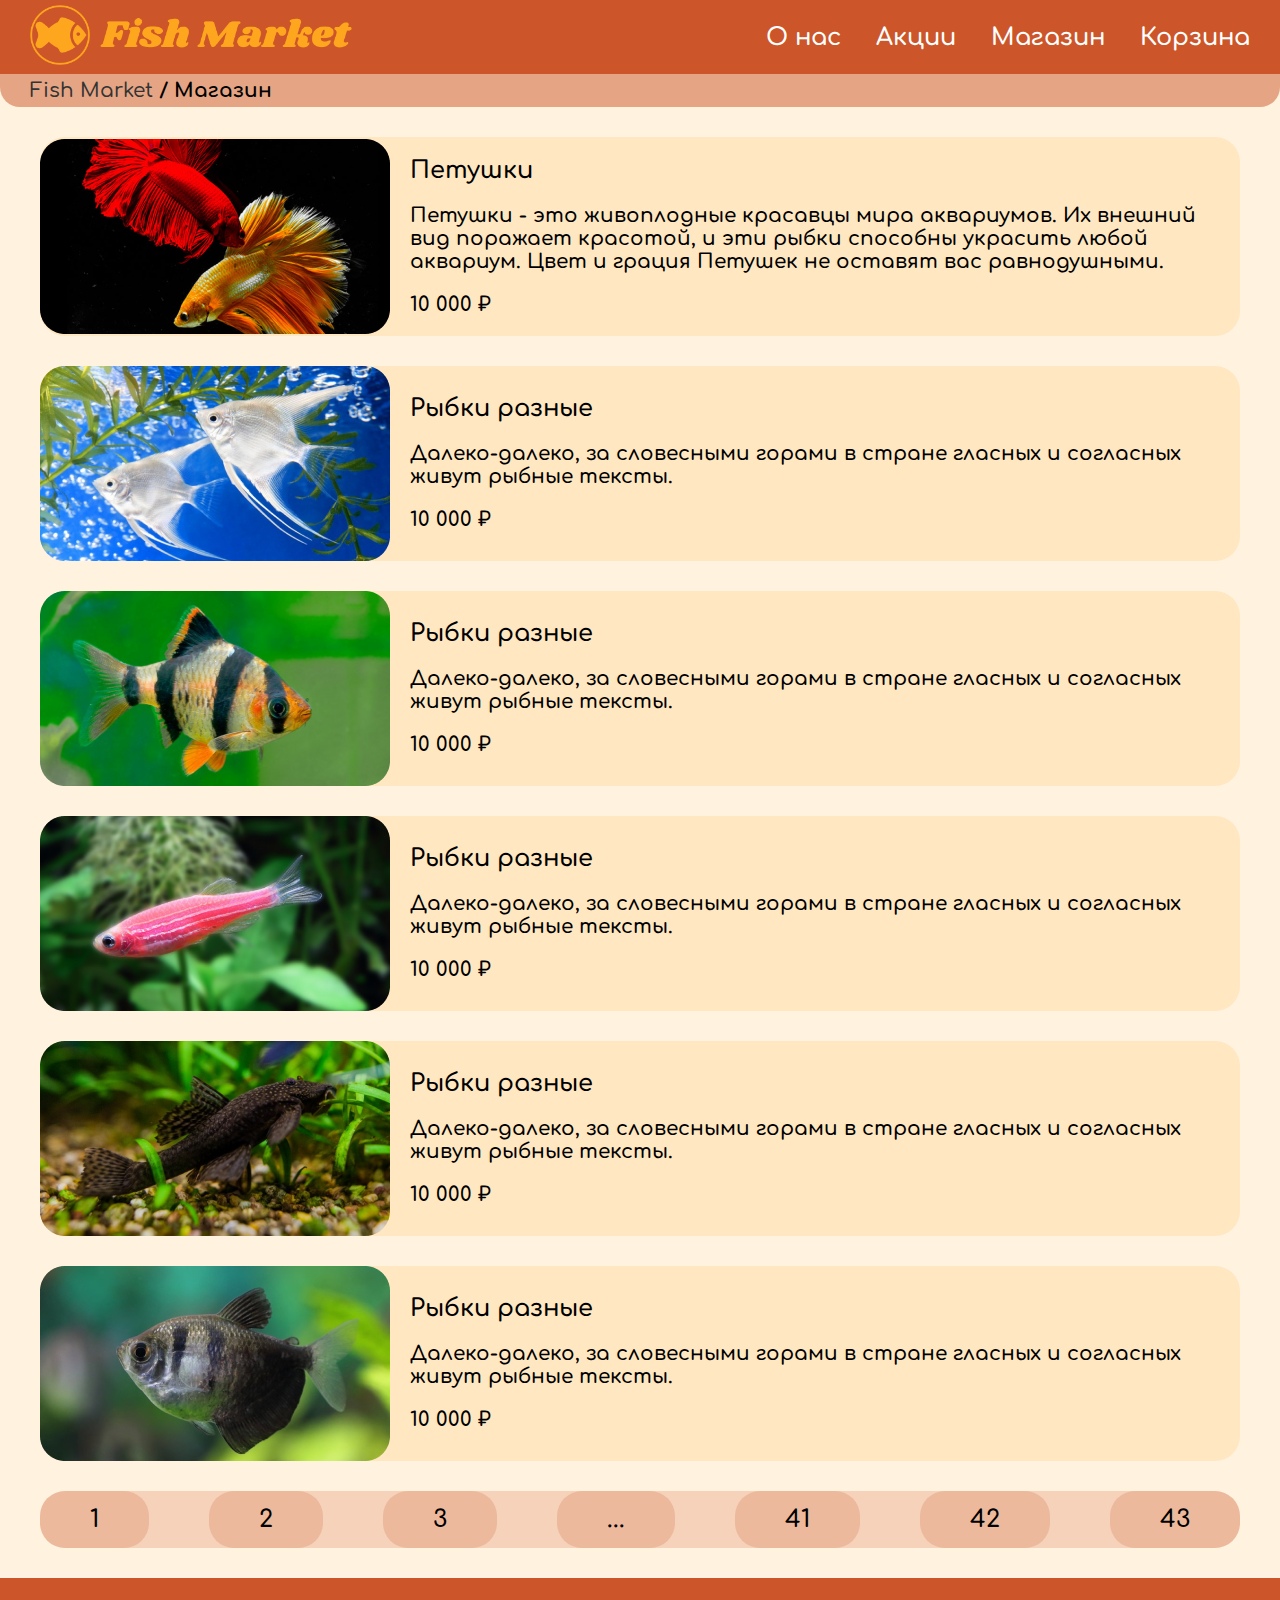
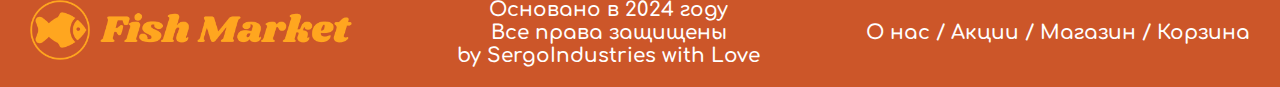
<file: shop.html>
<!doctype html>
<html lang="ru">
	<head>
		<meta charset="UTF-8">
		<meta name="viewport" content="width=device-width, initial-scale=1.0">
		<meta http-equiv="X-UA-Compatible" content="ie=edge">

		<title>Fish Market</title>

		<link rel="preconnect" href="https://fonts.googleapis.com">
		<link rel="preconnect" href="https://fonts.gstatic.com" crossorigin>
		<link href="https://fonts.googleapis.com/css2?family=Comfortaa:wght@300..700&display=swap" rel="stylesheet">

		<link rel="stylesheet" href="css/lib/colors.css">
		<link rel="stylesheet" href="css/src/global.css">
		<link rel="stylesheet" href="css/lib/blocks.css">
		<link rel="stylesheet" href="css/lib/text.css">
		<link rel="stylesheet" href="css/src/media.css">
	</head>

	<body class="body">
		<header class="header">
			<div class="header__inner">
				<a href="index.html" class="no-link">
					<img class="logo" src="img/logo/logo_normal.png" alt="Логотип">
				</a>

				<nav class="nav">
					<ul class="nav__menu">
						<li class="nav-menu__item text-big text-white">
							<a href="about.html" class="no-link">О нас</a>
						</li>
						<li class="nav-menu__item text-big text-white">
							<a href="events.html" class="no-link">Акции</a>
						</li>
						<li class="nav-menu__item text-big text-white">
							<a href="shop.html" class="no-link">Магазин</a>
						</li>
						<li class="nav-menu__item text-big text-white">
							<a href="cart.html" class="no-link">Корзина</a>
						</li>
					</ul>
				</nav>
			</div>
		</header>

		<div class="breadcrumbs">
			<p class="breadcrumbs__inner text-normal">
				<a href="index.html" class="no-link">Fish Market</a> / Магазин
			</p>
		</div>

		<main class="main">
			<div class="block block-yellow-15 block-shop">
				<img src="img/fish/fish_shop_1.png" alt="Рыбка на продажу">

				<div>
					<h2 class="text-big">Петушки</h2>

					<p class="text-normal">
						Петушки - это живоплодные красавцы мира аквариумов. Их внешний вид поражает красотой, и эти
						рыбки способны украсить любой аквариум. Цвет и грация Петушек не оставят вас равнодушными.
					</p>

					<p class="text-normal">10 000 ₽</p>
				</div>
			</div>

			<div class="block block-yellow-15 block-shop">
				<img src="img/fish/fish_shop_2.png" alt="Рыбка на продажу">

				<div>
					<h2 class="text-big">Рыбки разные</h2>

					<p class="text-normal">
						Далеко-далеко, за словесными горами в стране гласных и согласных живут рыбные тексты.
					</p>

					<p class="text-normal">10 000 ₽</p>
				</div>
			</div>

			<div class="block block-yellow-15 block-shop">
				<img src="img/fish/fish_shop_3.png" alt="Рыбка на продажу">

				<div>
					<h2 class="text-big">Рыбки разные</h2>

					<p class="text-normal">
						Далеко-далеко, за словесными горами в стране гласных и согласных живут рыбные тексты.
					</p>

					<p class="text-normal">10 000 ₽</p>
				</div>
			</div>

			<div class="block block-yellow-15 block-shop">
				<img src="img/fish/fish_shop_4.png" alt="Рыбка на продажу">

				<div>
					<h2 class="text-big">Рыбки разные</h2>

					<p class="text-normal">
						Далеко-далеко, за словесными горами в стране гласных и согласных живут рыбные тексты.
					</p>

					<p class="text-normal">10 000 ₽</p>
				</div>
			</div>

			<div class="block block-yellow-15 block-shop">
				<img src="img/fish/fish_shop_5.png" alt="Рыбка на продажу">

				<div>
					<h2 class="text-big">Рыбки разные</h2>

					<p class="text-normal">
						Далеко-далеко, за словесными горами в стране гласных и согласных живут рыбные тексты.
					</p>

					<p class="text-normal">10 000 ₽</p>
				</div>
			</div>

			<div class="block block-yellow-15 block-shop">
				<img src="img/fish/fish_shop_6.png" alt="Рыбка на продажу">

				<div>
					<h2 class="text-big">Рыбки разные</h2>

					<p class="text-normal">
						Далеко-далеко, за словесными горами в стране гласных и согласных живут рыбные тексты.
					</p>

					<p class="text-normal">10 000 ₽</p>
				</div>
			</div>

			<div class="block block-orange-20 block-pagination text-big">
				<span class="block-pagination__item">1</span>
				<span class="block-pagination__item">2</span>
				<span class="block-pagination__item">3</span>
				<span class="block-pagination__item">...</span>
				<span class="block-pagination__item">41</span>
				<span class="block-pagination__item">42</span>
				<span class="block-pagination__item">43</span>
			</div>
		</main>

		<footer class="footer">
			<div class="footer__inner">
				<a href="index.html" class="no-link">
					<img class="logo" src="img/logo/logo_normal.png" alt="Логотип">
				</a>

				<p class="text-normal text-white text-center">
					Основано в 2024 году<br>
					Все права защищены<br>
					by SergoIndustries with Love
				</p>

				<nav class="footer__nav text-normal text-white text-right">
					<a href="about.html" class="no-link">О нас</a>  /
					<a href="events.html" class="no-link">Акции</a>  /
					<a href="shop.html" class="no-link">Магазин</a>  /
					<a href="cart.html" class="no-link">Корзина</a>
				</nav>
			</div>
		</footer>
	</body>
</html>
</file>
<file: css/lib/colors.css>
:root{
	--clr-white:     #FFFFFF;
	--clr-dark-gray: #333333;
	--clr-black:     #000000;

	--clr-orange: #CC5629;
	--clr-orange-75: #CC5729BF;
	--clr-orange-50: #CC572980;
	--clr-orange-20: #CC562933;

	--clr-yellow: #FFA61F;
	--clr-yellow-30: #FFA61F4C;
	--clr-yellow-15: #FFA61F26;

	--clr-bg: #FFF2DE;
}

.text-white{
	color: var(--clr-white);
}
.text-orange-75 {
	color: var(--clr-orange-75);
}
</file>
<file: css/src/global.css>
.body{
	display: grid;
	grid-template-rows: auto auto 1fr auto;
	min-height: 100vh;
	margin: 0;
	padding: 0;
	background-color: var(--clr-bg);
}
.header{
	background-color: var(--clr-orange);
}
.header__inner{
	display: flex;
	align-items: center;
	justify-content: space-between;
	width: 1500px;
	margin: 0 auto;
	padding: 5px 10px;
}
.logo{
	height: 60px;
}
.nav{

}
.nav__menu{
	display: flex;
	gap: 35px;
	list-style: none;
	padding-left: 0;
}
.nav-menu__item{

}
.breadcrumbs{

}
.breadcrumbs__inner{
	width: calc(1500px - 80px);
	margin: 0 auto;
	padding: 5px 40px;
	border-bottom-left-radius: 20px;
	border-bottom-right-radius: 20px;
	background-color: var(--clr-orange-50);
}
.breadcrumbs__inner:has(.no-link){
	font-weight: 900;
}
.breadcrumbs__inner .no-link{
	font-weight: 500;
	color: var(--clr-dark-gray);
}
.main{

}
.footer{
	background-color: var(--clr-orange);
}
.footer__inner{
	display: flex;
	flex-direction: row;
	justify-content: space-between;
	align-items: center;
	gap: 15px;
	width: 1500px;
	margin: 0 auto;
}
.footer__nav{

}
</file>
<file: css/lib/blocks.css>
.block{
	--block-width: 1500px;

	width: var(--block-width);
	margin: 30px auto;
	border-radius: 25px;
}

.block-yellow-15{
	background-color: var(--clr-yellow-15);
}
.block-orange-20{
	background-color: var(--clr-orange-20);
}
.block-orange-75{
	background-color: var(--clr-orange-75);
}

.block-title{
	width: calc(var(--block-width) - 80px);
	padding: 20px 40px;
}
.block-text{
	width: calc(var(--block-width) - 40px);
	padding: 20px;
}

.block-fish__wrapper{
	display: flex;
	flex-direction: row;
	flex-wrap: wrap;
	justify-content: space-between;
	gap: 45px;
}
.block-fish{
	width: calc(calc(100% - 90px) / 3);
	border-radius: 25px;
}
.block-fish__image{
	width: 100%;
}
.block-fish__title{
	margin: 10px;
	text-align: center;
}
.block-fish__text{
	margin: 10px 20px 20px;
}

.block-magic{
	display: grid;
	grid-template-rows: auto auto;
	grid-template-columns: 4fr 6fr;
	grid-template-areas: "bm_image bm_text"
						 "bm_image bm_details";
}
.block-magic__image{
	grid-area: bm_image;
	width: 100%;
}
.block-magic__text{
	grid-area: bm_text;
	margin: 20px 30px;
}
.block-magic-text__title{
	margin: 0 0 10px 0;
}
.block-magic-text__text{
	margin: 0;
}
.block-magic__details{
	grid-area: bm_details;
	display: flex;
	flex-direction: row;
	gap: 20px;
	margin: 0 30px 20px;
}
.block-magic-details__col{
	display: flex;
	flex-direction: column;
	gap: 20px;
	width: calc(calc(100% - 20px) / 2);
}
.block-magic-details-col__item{
	margin: 0;
	padding: 10px 20px;
	border-radius: 15px;
	background-color: var(--clr-orange-75);
	color: var(--clr-white);
}

.block-shop{
	display: flex;
	gap: 20px;
	align-items: center;
}

.block-pagination{
	display: flex;
	justify-content: space-between;
	flex-direction: row;
	flex-wrap: nowrap;
}
.block-pagination__item{
	padding: 15px 50px;
	background-color: var(--clr-orange-20);
	border-radius: 25px;
}

.block-achievements{
	display: flex;
	justify-content: space-between;
	flex-wrap: nowrap;
	gap: 50px;
}
.block-achievements__item{
	padding: 0 20px;
	border-radius: 25px;
}
.block-achievements__item .text-shrikhand{
	display: block;
}

.block-fact__wrapper{
	display: flex;
	gap: 35px;
	flex-wrap: wrap;
	flex-direction: row;
}
.block-fact{
	width: calc(calc(100% - 70px) / 3);
	border-radius: 25px;
}
.block-fact__title{
	margin: 0;
	padding: 20px 0;
	border-radius: 25px;
}
.block-fact__text{
	margin: 20px;
}

.block-number__wrapper{
	display: flex;
	flex-direction: row;
	flex-wrap: wrap;
	gap: 30px;
}
.block-number{
	position: relative;
	width: calc(calc(100% - 150px) / 2);
	padding: 30px;
	border-radius: 25px;
}
.block-number__bg{
	position: absolute;
	font-family: Shrikhand, cursive;
	font-size: 200px;
	line-height: 200px;
	width: 200px;
	height: 200px;
	display: block;
	bottom: 0;
	right: 20px;
	z-index: -1;
	color: var(--clr-orange-50);
	text-align: right;
}
.block-number .text-big{
	margin-top: 0;
}
.block-number .text-normal{
	margin-bottom: 0;
}

@media screen and (max-width: 1540px) {

	.block{
		--block-width: calc(100% - 80px);
		margin: 30px 40px;
	}

	.block-fish__wrapper{
		gap: 30px;
	}
	.block-fish{
		width: calc(calc(100% - 60px) / 3);
	}

	.block-magic{
		grid-template-columns: 5fr 5fr;
		grid-template-areas: "bm_image bm_text"
						     "bm_details bm_details";
	}
	.block-magic__details{
		margin: 30px;
	}
	.block-magic-details__col{
		flex-direction: row;
		width: auto;
	}

}
@media screen and (max-width: 1200px) {

	.block-magic{
		grid-template-columns: 6fr 4fr;
	}
	.block-magic-details__col{
		flex-direction: column;
		width: calc(calc(100% - 20px) / 2);
	}

	.block-pagination__item{
		padding: 8px 20px;
	}

	.block-achievements{
		flex-wrap: wrap;
		gap: 20px;
	}
	.block-achievements__item{
		width: calc(calc(100% - 100px) / 2);
	}

	.block-fact .block-fact__text{
		font-size: 18px;
	}

}
@media screen and (max-width: 900px) {

	.block{
		--block-width: calc(100% - 40px);
		margin: 25px 20px;
	}

	.block-fish{
		width: calc(calc(100% - 30px) / 2);
	}

	.block-magic{
		grid-template-columns: 5fr 5fr;
	}

	.block-shop{
		align-items: start;
	}

	.block-fact__wrapper{
		justify-content: center;
		row-gap: 20px;
	}
	.block-fact{
		width: calc(calc(100% - 35px) / 2);
	}

}
@media screen and (max-width: 800px) {

	.block-magic{
		grid-template-columns: auto;
		grid-template-rows: auto auto auto;
		grid-template-areas: "bm_image"
						     "bm_text"
							 "bm_details";
	}
	.block-magic__details{
		margin-top: 0;
	}

	.block-shop{
		flex-direction: column;
	}
	.block-shop img{
		width: 100%;
	}
	.block .text-big{
		text-align: center;
	}
	.block .text-normal{
		padding: 0 20px;
	}

	.block-achievements__item{
		width: 100%;
	}

	.block-fact{
		width: 100%;
	}

	.block-number{
		width: 100%;
	}

}
@media screen and (max-width: 600px) {

	.nav__menu{
		flex-wrap: wrap;
		justify-content: center;
	}

	.block{
		--block-width: 100%;
		margin: 20px 0;
		border-radius: 0;
	}

	.block-fish{
		width: 100%;
	}

	.block-magic__details{
		flex-direction: column;
	}
	.block-magic-details__col{
		width: auto;
	}

}
@media screen and (max-width: 500px) {

	.block-pagination__item{
		font-size: 20px;
		padding: 6px 16px;
	}

}
@media screen and (max-width: 400px) {

	.logo{
		height: auto;
		width: 100%;
	}

}
</file>
<file: css/lib/text.css>
.text-normal{
	font-family: Comfortaa, sans-serif;
	font-weight: 600;
	font-size: 20px;
}
.text-big{
	font-family: Comfortaa, sans-serif;
	font-weight: 600;
	font-size: 24px;
}
.text-extra-large{
	font-size: 54px;
	letter-spacing: 2px;
}

.text-shrikhand{
	font-family: Shrikhand, cursive;
}

.text-center{
	text-align: center;
}
.text-right{
	text-align: right;
}

.no-link{
	text-decoration: none;
	color: inherit;
}
</file>
<file: css/src/media.css>
@media screen and (max-width: 1540px) {

	.header__inner{
		width: calc(100% - 60px);
		padding: 5px 30px;
	}
	.breadcrumbs__inner{
		width: calc(100% - 60px);
		padding: 5px 30px;
	}
	.footer__inner{
		width: calc(100% - 60px);
	}

}
@media screen and (max-width: 900px) {

	.header__inner{
		flex-direction: column;
	}
	.footer__inner{
		flex-direction: column;
		padding: 20px;
	}
	.footer__inner .text-center{
		margin: 0;
	}
	.footer__inner .text-right{
		text-align: center;
	}

}
</file>
